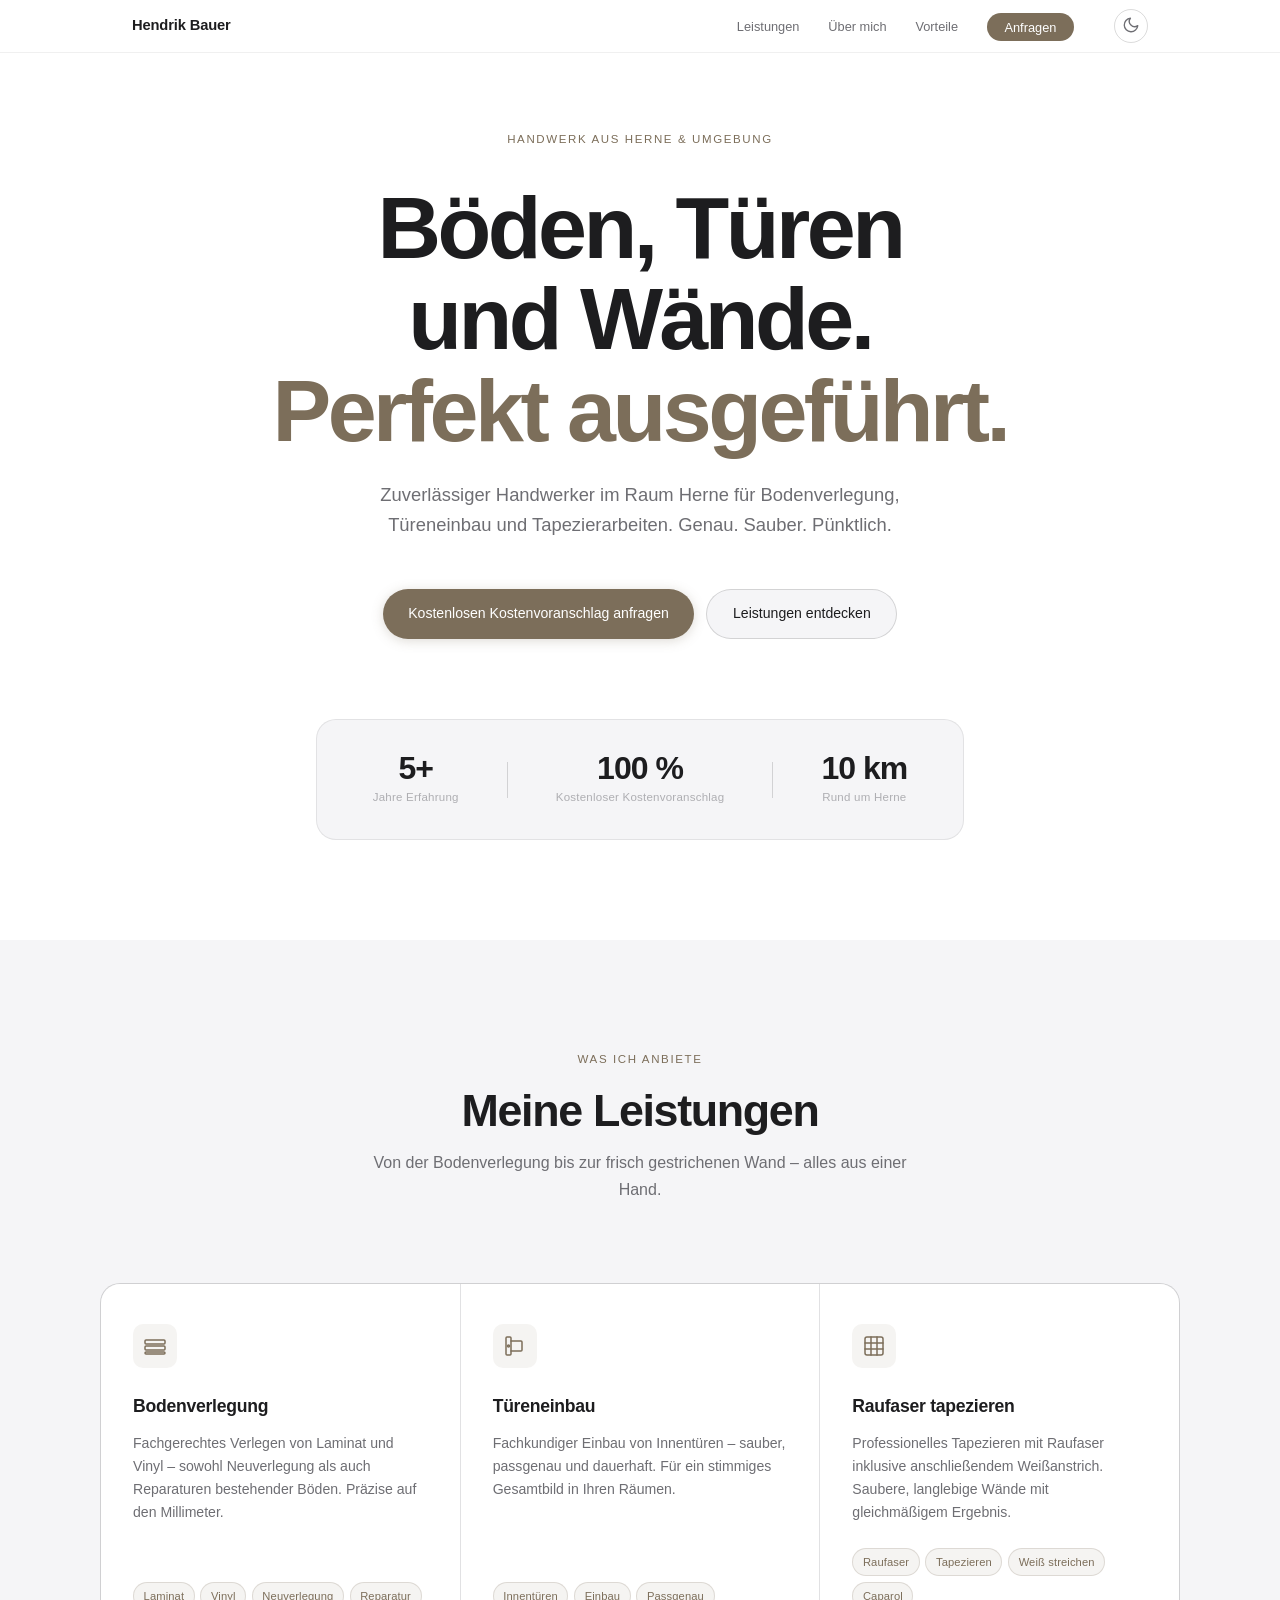
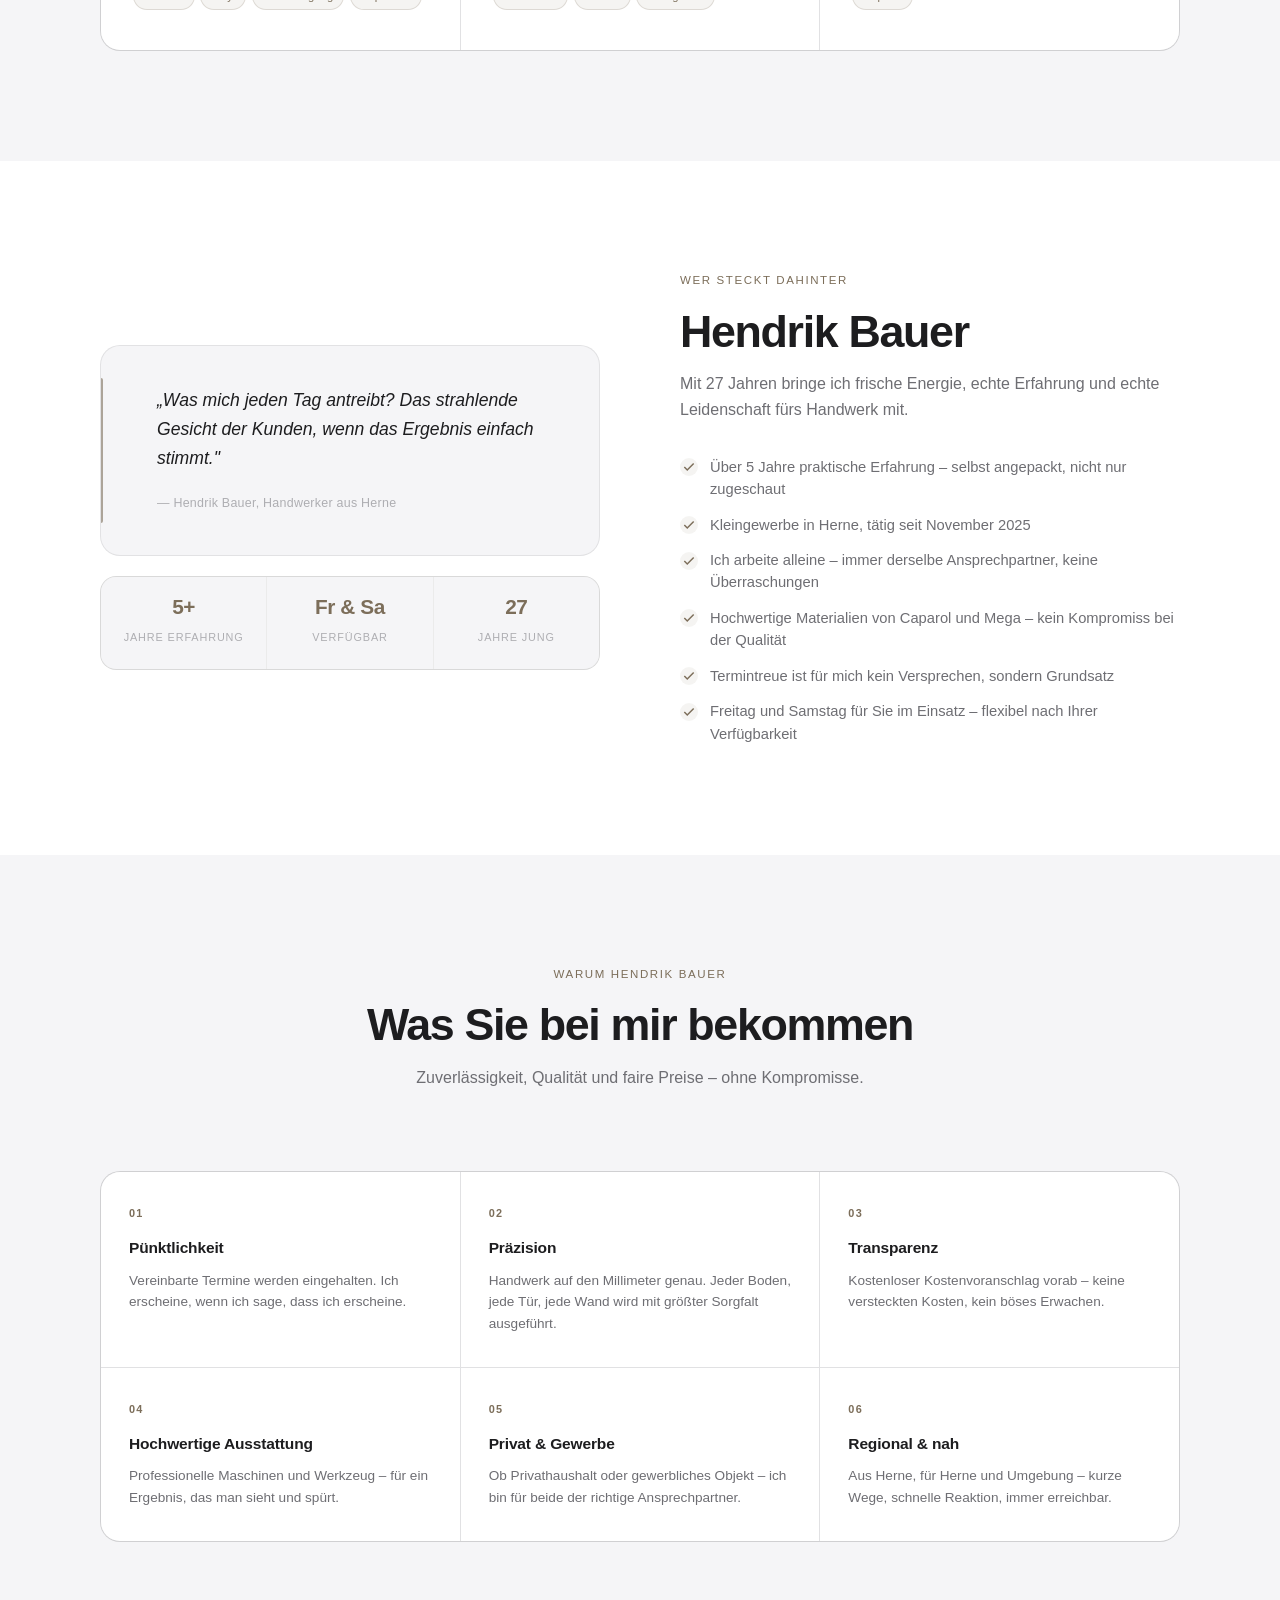
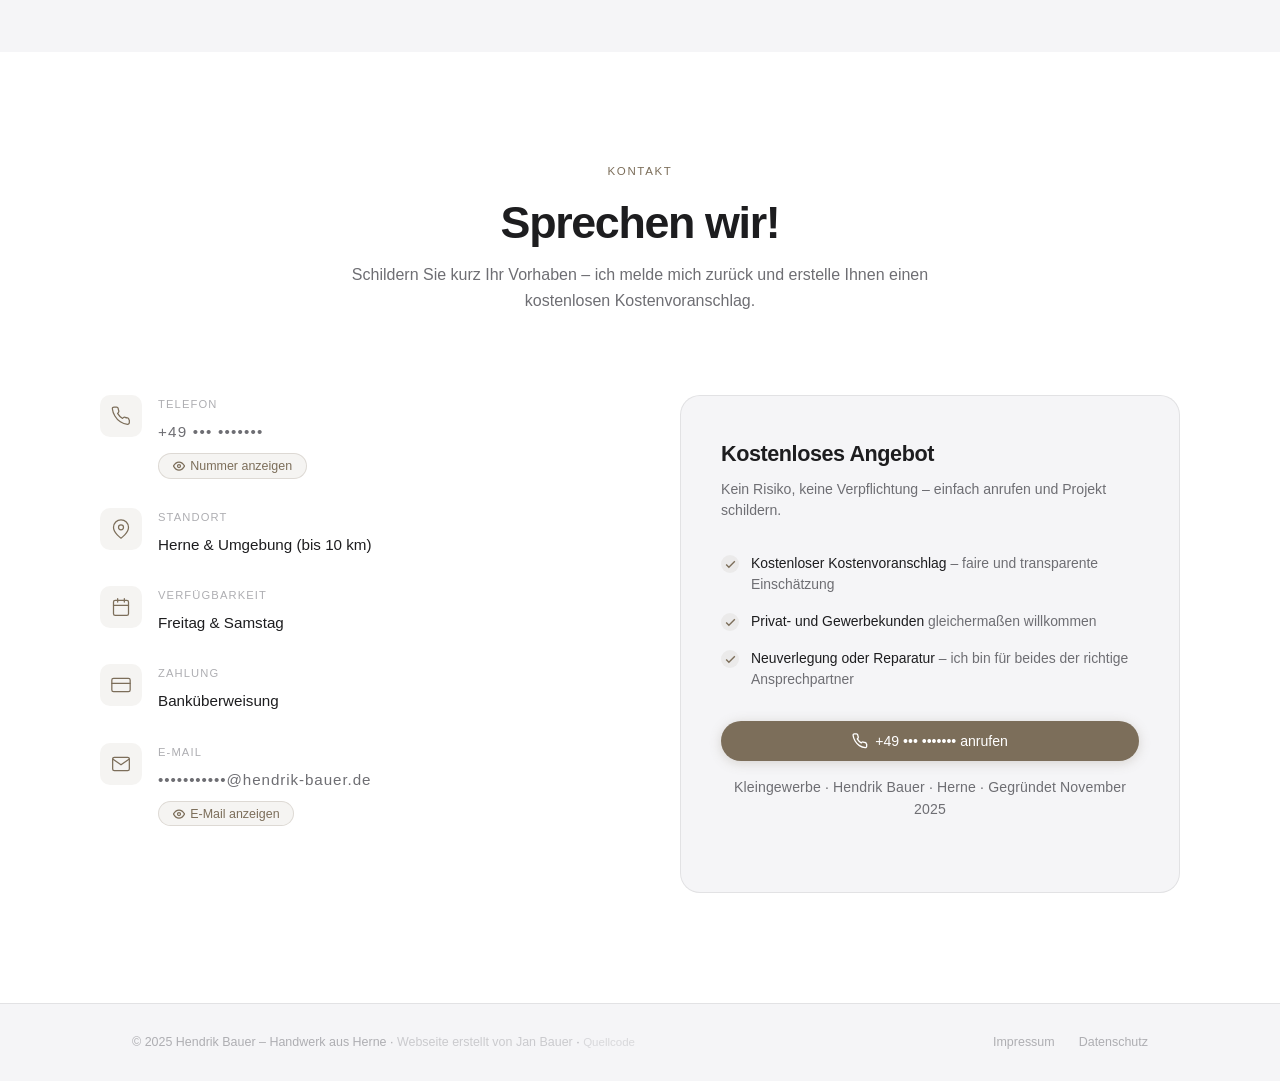
<file: index.html>
<!DOCTYPE html>
<html lang="de" data-theme="light">
<head>
  <meta charset="UTF-8">
  <meta name="viewport" content="width=device-width, initial-scale=1.0">
  <title>Hendrik Bauer – Handwerk aus Herne</title>
  <link rel="stylesheet" href="styles.css">
  <script src="https://challenges.cloudflare.com/turnstile/v0/api.js?render=explicit" defer></script>
</head>
<body>

  <!-- NAVIGATION -->
  <nav class="nav" id="nav">
    <div class="nav-inner">
      <a href="#" class="nav-logo">Hendrik Bauer</a>
      <ul class="nav-links">
        <li><a href="#leistungen">Leistungen</a></li>
        <li><a href="#ueber">Über mich</a></li>
        <li><a href="#vorteile">Vorteile</a></li>
        <li><a href="#kontakt" class="nav-cta">Anfragen</a></li>
      </ul>
      <button class="theme-toggle" id="themeToggle" aria-label="Farbschema wechseln">
        <span class="icon-sun">
          <svg width="18" height="18" viewBox="0 0 24 24" fill="none" stroke="currentColor" stroke-width="1.8" stroke-linecap="round" stroke-linejoin="round">
            <circle cx="12" cy="12" r="5"/><line x1="12" y1="1" x2="12" y2="3"/><line x1="12" y1="21" x2="12" y2="23"/>
            <line x1="4.22" y1="4.22" x2="5.64" y2="5.64"/><line x1="18.36" y1="18.36" x2="19.78" y2="19.78"/>
            <line x1="1" y1="12" x2="3" y2="12"/><line x1="21" y1="12" x2="23" y2="12"/>
            <line x1="4.22" y1="19.78" x2="5.64" y2="18.36"/><line x1="18.36" y1="5.64" x2="19.78" y2="4.22"/>
          </svg>
        </span>
        <span class="icon-moon">
          <svg width="18" height="18" viewBox="0 0 24 24" fill="none" stroke="currentColor" stroke-width="1.8" stroke-linecap="round" stroke-linejoin="round">
            <path d="M21 12.79A9 9 0 1 1 11.21 3 7 7 0 0 0 21 12.79z"/>
          </svg>
        </span>
      </button>
    </div>
  </nav>

  <!-- HERO -->
  <section class="hero" id="hero">
    <div class="hero-eyebrow">Handwerk aus Herne &amp; Umgebung</div>
    <h1 class="hero-headline">
      Böden, Türen<br>und Wände.<br>
      <span class="accent">Perfekt ausgeführt.</span>
    </h1>
    <p class="hero-sub">
      Zuverlässiger Handwerker im Raum Herne für Bodenverlegung,<br class="break-md">
      Türeneinbau und Tapezierarbeiten. Genau. Sauber. Pünktlich.
    </p>
    <div class="hero-actions">
      <a href="#kontakt" class="btn btn-primary">Kostenlosen Kostenvoranschlag anfragen</a>
      <a href="#leistungen" class="btn btn-ghost">Leistungen entdecken</a>
    </div>
    <div class="hero-stats">
      <div class="stat">
        <strong>5+</strong>
        <span>Jahre Erfahrung</span>
      </div>
      <div class="stat-divider"></div>
      <div class="stat">
        <strong>100 %</strong>
        <span>Kostenloser Kostenvoranschlag</span>
      </div>
      <div class="stat-divider"></div>
      <div class="stat">
        <strong>10 km</strong>
        <span>Rund um Herne</span>
      </div>
    </div>
  </section>

  <!-- LEISTUNGEN -->
  <section class="section section-alt" id="leistungen">
    <div class="container">
      <div class="section-header">
        <p class="section-eyebrow">Was ich anbiete</p>
        <h2>Meine Leistungen</h2>
        <p class="section-sub">Von der Bodenverlegung bis zur frisch gestrichenen Wand – alles aus einer Hand.</p>
      </div>
      <div class="cards-grid">

        <div class="card">
          <div class="card-icon">
            <svg width="24" height="24" viewBox="0 0 24 24" fill="none" stroke="currentColor" stroke-width="1.5" stroke-linecap="round" stroke-linejoin="round">
              <rect x="2" y="6" width="20" height="4" rx="1"/><rect x="2" y="12" width="20" height="4" rx="1"/><rect x="2" y="18" width="20" height="2" rx="1"/>
            </svg>
          </div>
          <h3>Bodenverlegung</h3>
          <p>Fachgerechtes Verlegen von Laminat und Vinyl – sowohl Neuverlegung als auch Reparaturen bestehender Böden. Präzise auf den Millimeter.</p>
          <div class="tags">
            <span class="tag">Laminat</span>
            <span class="tag">Vinyl</span>
            <span class="tag">Neuverlegung</span>
            <span class="tag">Reparatur</span>
          </div>
        </div>

        <div class="card">
          <div class="card-icon">
            <svg width="24" height="24" viewBox="0 0 24 24" fill="none" stroke="currentColor" stroke-width="1.5" stroke-linecap="round" stroke-linejoin="round">
              <rect x="3" y="3" width="5" height="18" rx="1"/><path d="M8 7h10a1 1 0 0 1 1 1v8a1 1 0 0 1-1 1H8"/><circle cx="5.5" cy="12" r="1"/>
            </svg>
          </div>
          <h3>Türeneinbau</h3>
          <p>Fachkundiger Einbau von Innentüren – sauber, passgenau und dauerhaft. Für ein stimmiges Gesamtbild in Ihren Räumen.</p>
          <div class="tags">
            <span class="tag">Innentüren</span>
            <span class="tag">Einbau</span>
            <span class="tag">Passgenau</span>
          </div>
        </div>

        <div class="card">
          <div class="card-icon">
            <svg width="24" height="24" viewBox="0 0 24 24" fill="none" stroke="currentColor" stroke-width="1.5" stroke-linecap="round" stroke-linejoin="round">
              <rect x="3" y="3" width="18" height="18" rx="2"/><line x1="3" y1="9" x2="21" y2="9"/><line x1="3" y1="15" x2="21" y2="15"/><line x1="9" y1="3" x2="9" y2="21"/><line x1="15" y1="3" x2="15" y2="21"/>
            </svg>
          </div>
          <h3>Raufaser tapezieren</h3>
          <p>Professionelles Tapezieren mit Raufaser inklusive anschließendem Weißanstrich. Saubere, langlebige Wände mit gleichmäßigem Ergebnis.</p>
          <div class="tags">
            <span class="tag">Raufaser</span>
            <span class="tag">Tapezieren</span>
            <span class="tag">Weiß streichen</span>
            <span class="tag">Caparol</span>
          </div>
        </div>

      </div>
    </div>
  </section>

  <!-- ÜBER MICH -->
  <section class="section" id="ueber">
    <div class="container">
      <div class="split">
        <div class="split-visual">
          <div class="quote-card">
            <p class="quote-text">„Was mich jeden Tag antreibt? Das strahlende Gesicht der Kunden, wenn das Ergebnis einfach stimmt."</p>
            <div class="quote-author">— Hendrik Bauer, Handwerker aus Herne</div>
          </div>
          <div class="mini-stats">
            <div class="mini-stat">
              <strong>5+</strong>
              <span>Jahre Erfahrung</span>
            </div>
            <div class="mini-stat">
              <strong>Fr &amp; Sa</strong>
              <span>Verfügbar</span>
            </div>
            <div class="mini-stat">
              <strong>27</strong>
              <span>Jahre jung</span>
            </div>
          </div>
        </div>
        <div class="split-content">
          <p class="section-eyebrow">Wer steckt dahinter</p>
          <h2>Hendrik Bauer</h2>
          <p class="section-sub">Mit 27 Jahren bringe ich frische Energie, echte Erfahrung und echte Leidenschaft fürs Handwerk mit.</p>
          <ul class="feature-list">
            <li>
              <span class="check-icon">
                <svg width="14" height="14" viewBox="0 0 24 24" fill="none" stroke="currentColor" stroke-width="2.5"><polyline points="20 6 9 17 4 12"/></svg>
              </span>
              Über 5 Jahre praktische Erfahrung – selbst angepackt, nicht nur zugeschaut
            </li>
            <li>
              <span class="check-icon">
                <svg width="14" height="14" viewBox="0 0 24 24" fill="none" stroke="currentColor" stroke-width="2.5"><polyline points="20 6 9 17 4 12"/></svg>
              </span>
              Kleingewerbe in Herne, tätig seit November 2025
            </li>
            <li>
              <span class="check-icon">
                <svg width="14" height="14" viewBox="0 0 24 24" fill="none" stroke="currentColor" stroke-width="2.5"><polyline points="20 6 9 17 4 12"/></svg>
              </span>
              Ich arbeite alleine – immer derselbe Ansprechpartner, keine Überraschungen
            </li>
            <li>
              <span class="check-icon">
                <svg width="14" height="14" viewBox="0 0 24 24" fill="none" stroke="currentColor" stroke-width="2.5"><polyline points="20 6 9 17 4 12"/></svg>
              </span>
              Hochwertige Materialien von Caparol und Mega – kein Kompromiss bei der Qualität
            </li>
            <li>
              <span class="check-icon">
                <svg width="14" height="14" viewBox="0 0 24 24" fill="none" stroke="currentColor" stroke-width="2.5"><polyline points="20 6 9 17 4 12"/></svg>
              </span>
              Termintreue ist für mich kein Versprechen, sondern Grundsatz
            </li>
            <li>
              <span class="check-icon">
                <svg width="14" height="14" viewBox="0 0 24 24" fill="none" stroke="currentColor" stroke-width="2.5"><polyline points="20 6 9 17 4 12"/></svg>
              </span>
              Freitag und Samstag für Sie im Einsatz – flexibel nach Ihrer Verfügbarkeit
            </li>
          </ul>
        </div>
      </div>
    </div>
  </section>

  <!-- VORTEILE -->
  <section class="section section-alt" id="vorteile">
    <div class="container">
      <div class="section-header">
        <p class="section-eyebrow">Warum Hendrik Bauer</p>
        <h2>Was Sie bei mir bekommen</h2>
        <p class="section-sub">Zuverlässigkeit, Qualität und faire Preise – ohne Kompromisse.</p>
      </div>
      <div class="benefits-grid">
        <div class="benefit">
          <span class="benefit-num">01</span>
          <h3>Pünktlichkeit</h3>
          <p>Vereinbarte Termine werden eingehalten. Ich erscheine, wenn ich sage, dass ich erscheine.</p>
        </div>
        <div class="benefit">
          <span class="benefit-num">02</span>
          <h3>Präzision</h3>
          <p>Handwerk auf den Millimeter genau. Jeder Boden, jede Tür, jede Wand wird mit größter Sorgfalt ausgeführt.</p>
        </div>
        <div class="benefit">
          <span class="benefit-num">03</span>
          <h3>Transparenz</h3>
          <p>Kostenloser Kostenvoranschlag vorab – keine versteckten Kosten, kein böses Erwachen.</p>
        </div>
        <div class="benefit">
          <span class="benefit-num">04</span>
          <h3>Hochwertige Ausstattung</h3>
          <p>Professionelle Maschinen und Werkzeug – für ein Ergebnis, das man sieht und spürt.</p>
        </div>
        <div class="benefit">
          <span class="benefit-num">05</span>
          <h3>Privat &amp; Gewerbe</h3>
          <p>Ob Privathaushalt oder gewerbliches Objekt – ich bin für beide der richtige Ansprechpartner.</p>
        </div>
        <div class="benefit">
          <span class="benefit-num">06</span>
          <h3>Regional &amp; nah</h3>
          <p>Aus Herne, für Herne und Umgebung – kurze Wege, schnelle Reaktion, immer erreichbar.</p>
        </div>
      </div>
    </div>
  </section>

  <!-- KONTAKT -->
  <section class="section" id="kontakt">
    <div class="container">
      <div class="section-header">
        <p class="section-eyebrow">Kontakt</p>
        <h2>Sprechen wir!</h2>
        <p class="section-sub">Schildern Sie kurz Ihr Vorhaben – ich melde mich zurück und erstelle Ihnen einen kostenlosen Kostenvoranschlag.</p>
      </div>
      <div class="contact-grid">

        <div class="contact-info">
          <div class="contact-item">
            <div class="contact-icon">
              <svg width="20" height="20" viewBox="0 0 24 24" fill="none" stroke="currentColor" stroke-width="1.5" stroke-linecap="round" stroke-linejoin="round">
                <path d="M22 16.92v3a2 2 0 0 1-2.18 2 19.79 19.79 0 0 1-8.63-3.07A19.5 19.5 0 0 1 4.69 12a19.79 19.79 0 0 1-3.07-8.67A2 2 0 0 1 3.6 1.23h3a2 2 0 0 1 2 1.72c.127.96.361 1.903.7 2.81a2 2 0 0 1-.45 2.11L7.91 8.91a16 16 0 0 0 6 6l.91-.91a2 2 0 0 1 2.11-.45c.907.339 1.85.573 2.81.7a2 2 0 0 1 1.72 2.02z"/>
              </svg>
            </div>
            <div>
              <strong>Telefon</strong>
              <div id="phoneDisplay">
                <span style="font-size:0.95rem;color:var(--text-secondary);letter-spacing:0.08em;">
                  +49 ••• •••••••
                </span>
              </div>
              <button id="revealBtn" style="
                margin-top:0.5rem;
                display:inline-flex;
                align-items:center;
                gap:0.35rem;
                font-size:0.78rem;
                font-weight:500;
                color:var(--accent);
                background:var(--accent-subtle);
                border:1px solid var(--accent-border);
                border-radius:980px;
                padding:0.3rem 0.85rem;
                cursor:pointer;
                transition:background 0.2s;
              ">
                <svg width="12" height="12" viewBox="0 0 24 24" fill="none" stroke="currentColor" stroke-width="2.5"><path d="M1 12s4-8 11-8 11 8 11 8-4 8-11 8-11-8-11-8z"/><circle cx="12" cy="12" r="3"/></svg>
                Nummer anzeigen
              </button>
              <div id="turnstileWrapper" style="display:none; margin-top:0.75rem;">
                <div id="turnstileWidget"></div>
              </div>
            </div>
          </div>
          <div class="contact-item">
            <div class="contact-icon">
              <svg width="20" height="20" viewBox="0 0 24 24" fill="none" stroke="currentColor" stroke-width="1.5" stroke-linecap="round" stroke-linejoin="round">
                <path d="M21 10c0 7-9 13-9 13s-9-6-9-13a9 9 0 0 1 18 0z"/><circle cx="12" cy="10" r="3"/>
              </svg>
            </div>
            <div>
              <strong>Standort</strong>
              <span>Herne &amp; Umgebung (bis 10 km)</span>
            </div>
          </div>
          <div class="contact-item">
            <div class="contact-icon">
              <svg width="20" height="20" viewBox="0 0 24 24" fill="none" stroke="currentColor" stroke-width="1.5" stroke-linecap="round" stroke-linejoin="round">
                <rect x="3" y="4" width="18" height="18" rx="2"/><line x1="16" y1="2" x2="16" y2="6"/><line x1="8" y1="2" x2="8" y2="6"/><line x1="3" y1="10" x2="21" y2="10"/>
              </svg>
            </div>
            <div>
              <strong>Verfügbarkeit</strong>
              <span>Freitag &amp; Samstag</span>
            </div>
          </div>
          <div class="contact-item">
            <div class="contact-icon">
              <svg width="20" height="20" viewBox="0 0 24 24" fill="none" stroke="currentColor" stroke-width="1.5" stroke-linecap="round" stroke-linejoin="round">
                <rect x="1" y="4" width="22" height="16" rx="2"/><line x1="1" y1="10" x2="23" y2="10"/>
              </svg>
            </div>
            <div>
              <strong>Zahlung</strong>
              <span>Banküberweisung</span>
            </div>
          </div>

          <div class="contact-item">
            <div class="contact-icon">
              <svg width="20" height="20" viewBox="0 0 24 24" fill="none" stroke="currentColor" stroke-width="1.5" stroke-linecap="round" stroke-linejoin="round">
                <path d="M4 4h16c1.1 0 2 .9 2 2v12c0 1.1-.9 2-2 2H4c-1.1 0-2-.9-2-2V6c0-1.1.9-2 2-2z"/><polyline points="22,6 12,13 2,6"/>
              </svg>
            </div>
            <div>
              <strong>E-Mail</strong>
              <div id="emailDisplay">
                <span style="font-size:0.95rem;color:var(--text-secondary);letter-spacing:0.06em;">
                  •••••••••••@hendrik-bauer.de
                </span>
              </div>
              <button id="emailRevealBtn" style="
                margin-top:0.5rem;
                display:inline-flex;
                align-items:center;
                gap:0.35rem;
                font-size:0.78rem;
                font-weight:500;
                color:var(--accent);
                background:var(--accent-subtle);
                border:1px solid var(--accent-border);
                border-radius:980px;
                padding:0.3rem 0.85rem;
                cursor:pointer;
                transition:background 0.2s;
              ">
                <svg width="12" height="12" viewBox="0 0 24 24" fill="none" stroke="currentColor" stroke-width="2.5"><path d="M1 12s4-8 11-8 11 8 11 8-4 8-11 8-11-8-11-8z"/><circle cx="12" cy="12" r="3"/></svg>
                E-Mail anzeigen
              </button>
              <div id="emailTurnstileWrapper" style="display:none; margin-top:0.75rem;">
                <div id="emailTurnstileWidget"></div>
              </div>
            </div>
          </div>
        </div>

        <div class="offer-card">
          <h3>Kostenloses Angebot</h3>
          <p>Kein Risiko, keine Verpflichtung – einfach anrufen und Projekt schildern.</p>
          <ul class="offer-list">
            <li>
              <span class="check-icon">
                <svg width="13" height="13" viewBox="0 0 24 24" fill="none" stroke="currentColor" stroke-width="2.5"><polyline points="20 6 9 17 4 12"/></svg>
              </span>
              <span><strong>Kostenloser Kostenvoranschlag</strong> – faire und transparente Einschätzung</span>
            </li>
            <li>
              <span class="check-icon">
                <svg width="13" height="13" viewBox="0 0 24 24" fill="none" stroke="currentColor" stroke-width="2.5"><polyline points="20 6 9 17 4 12"/></svg>
              </span>
              <span><strong>Privat- und Gewerbekunden</strong> gleichermaßen willkommen</span>
            </li>
            <li>
              <span class="check-icon">
                <svg width="13" height="13" viewBox="0 0 24 24" fill="none" stroke="currentColor" stroke-width="2.5"><polyline points="20 6 9 17 4 12"/></svg>
              </span>
              <span><strong>Neuverlegung oder Reparatur</strong> – ich bin für beides der richtige Ansprechpartner</span>
            </li>
          </ul>
          <div id="callBtnWrapper">
            <button id="callRevealBtn" class="btn btn-primary btn-full">
              <svg width="16" height="16" viewBox="0 0 24 24" fill="none" stroke="currentColor" stroke-width="2" stroke-linecap="round" stroke-linejoin="round">
                <path d="M22 16.92v3a2 2 0 0 1-2.18 2 19.79 19.79 0 0 1-8.63-3.07A19.5 19.5 0 0 1 4.69 12 19.79 19.79 0 0 1 1.62 3.33A2 2 0 0 1 3.6 1.23h3a2 2 0 0 1 2 1.72c.127.96.361 1.903.7 2.81a2 2 0 0 1-.45 2.11L7.91 8.91a16 16 0 0 0 6 6l.91-.91a2 2 0 0 1 2.11-.45c.907.339 1.85.573 2.81.7a2 2 0 0 1 1.72 2.02z"/>
              </svg>
              +49 ••• ••••••• anrufen
            </button>
          </div>
          <p class="offer-meta">Kleingewerbe · Hendrik Bauer · Herne · Gegründet November 2025</p>
        </div>

      </div>
    </div>
  </section>

  <!-- FOOTER -->
  <footer class="footer">
    <div class="footer-inner">
      <p>© 2025 Hendrik Bauer – Handwerk aus Herne · <a href="https://jan-bauer.de" target="_blank" rel="noopener" style="color:inherit;text-decoration:none;opacity:0.6;transition:opacity 0.2s;" onmouseover="this.style.opacity='1'" onmouseout="this.style.opacity='0.6'">Webseite erstellt von Jan Bauer</a> · <a href="https://github.com/jan7172/hendrik-bauer.de" target="_blank" rel="noopener" style="color:inherit;text-decoration:none;opacity:0.4;transition:opacity 0.2s;font-size:0.72rem;" onmouseover="this.style.opacity='0.7'" onmouseout="this.style.opacity='0.4'">Quellcode</a></p>
      <div class="footer-links">
        <a href="impressum.html">Impressum</a>
        <a href="datenschutz.html">Datenschutz</a>
      </div>
    </div>
  </footer>

  <script src="script.js"></script>
  <script>
    /* EMAIL REVEAL — inline, unabhängig von script.js */
    (function() {
      var btn     = document.getElementById("emailRevealBtn");
      var display = document.getElementById("emailDisplay");
      var wrapper = document.getElementById("emailTurnstileWrapper");
      var widget  = document.getElementById("emailTurnstileWidget");
      if (!btn) return;

      var rendered = false;

      btn.addEventListener("click", function() {
        btn.style.display = "none";
        wrapper.style.display = "block";
        if (rendered) return;
        rendered = true;
        turnstile.render(widget, {
          sitekey: "0x4AAAAAAC1TDpWNQbR8roof",
          theme: document.documentElement.getAttribute("data-theme") === "dark" ? "dark" : "light",
          callback: function(token) {
            wrapper.innerHTML = "<p style='font-size:0.82rem;color:var(--text-secondary);margin-top:0.5rem;'>Wird geprüft…</p>";
            fetch("https://phone-reveal.jan691425.workers.dev", {
              method: "POST",
              headers: { "Content-Type": "application/json" },
              body: JSON.stringify({ token: token })
            })
            .then(function(r) { return r.json(); })
            .then(function(data) {
              if (data.success && data.email) {
                wrapper.style.display = "none";
                display.innerHTML = "<a href='mailto:" + data.email + "' class='contact-link'>" + data.email + "</a>";
              } else {
                wrapper.innerHTML = "<p style='font-size:0.82rem;color:var(--text-secondary);margin-top:0.5rem;'>Fehler – bitte Seite neu laden.</p>";
              }
            })
            .catch(function() {
              wrapper.innerHTML = "<p style='font-size:0.82rem;color:var(--text-secondary);margin-top:0.5rem;'>Fehler – bitte Seite neu laden.</p>";
            });
          },
          "error-callback": function() {
            wrapper.innerHTML = "<p style='font-size:0.82rem;color:var(--text-secondary);margin-top:0.5rem;'>Fehler – bitte Seite neu laden.</p>";
          }
        });
      });
    })();
  </script>
</body>
</html>
</file>
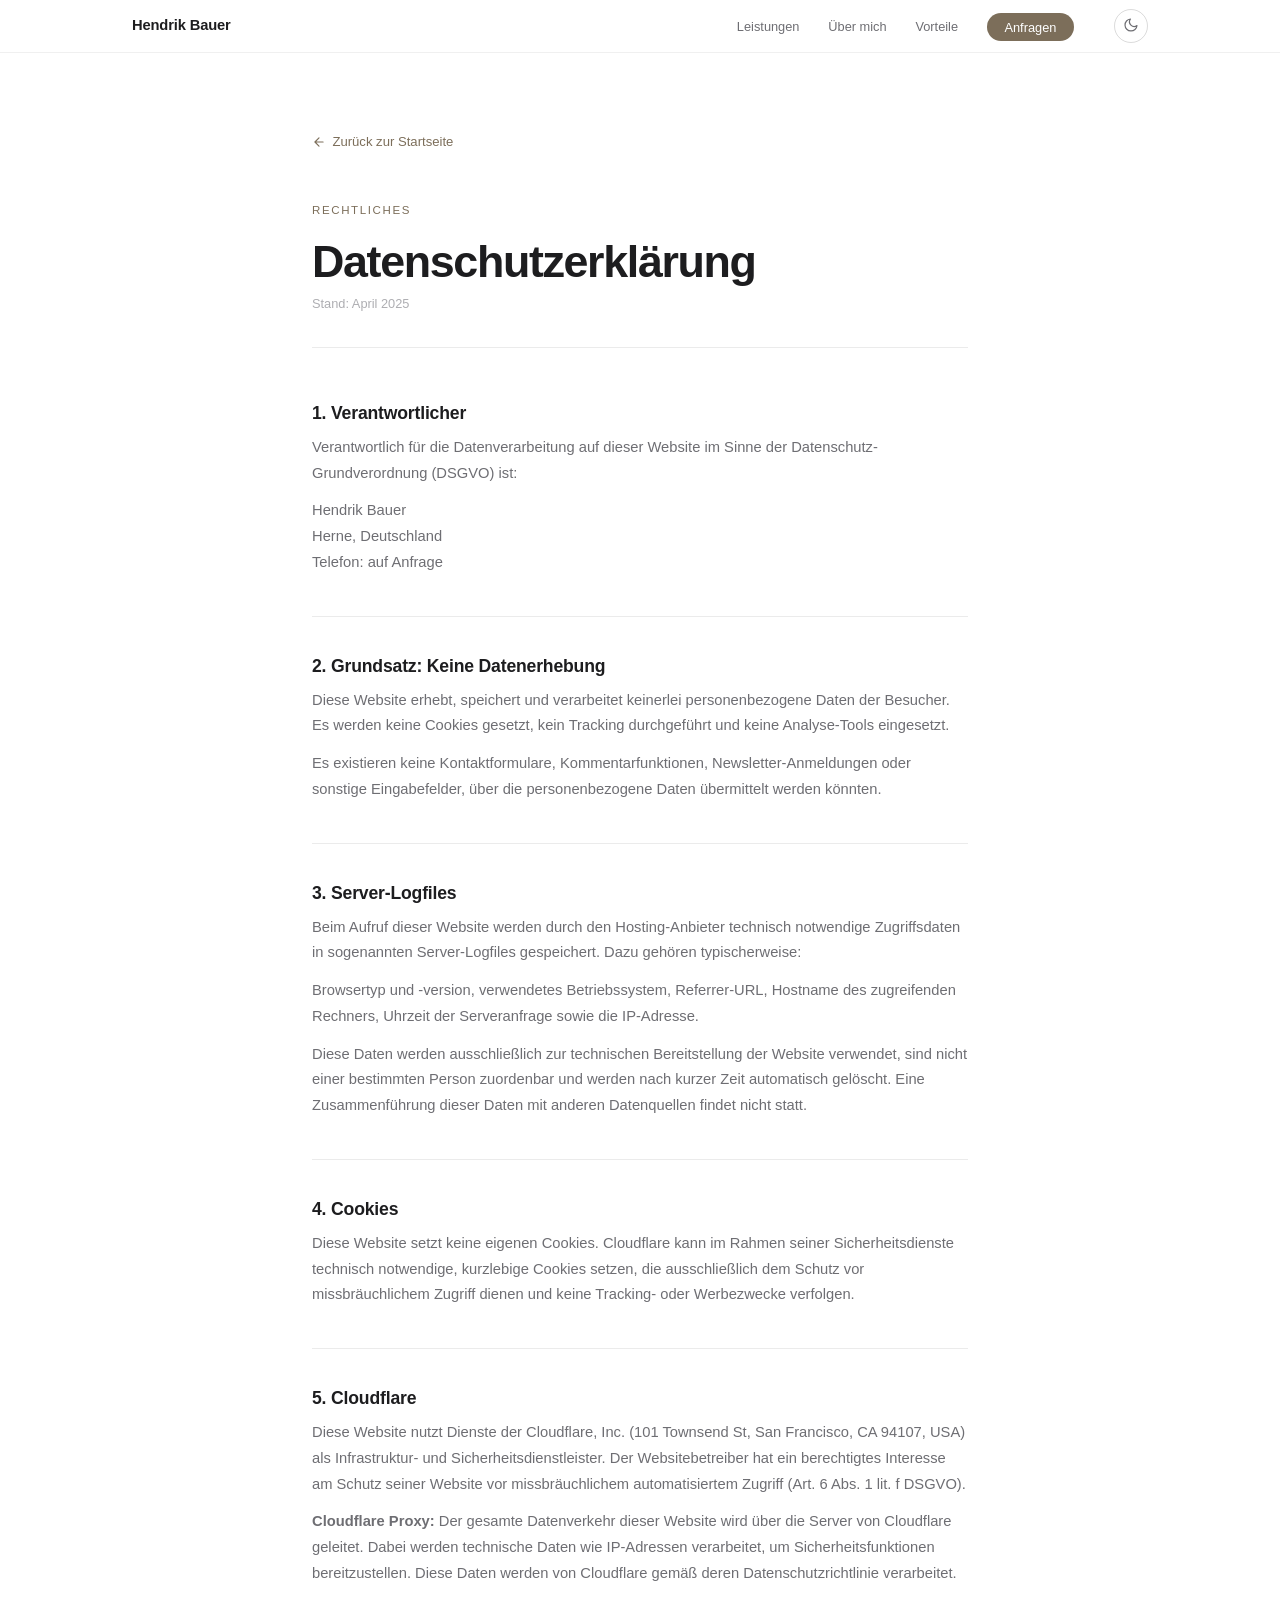
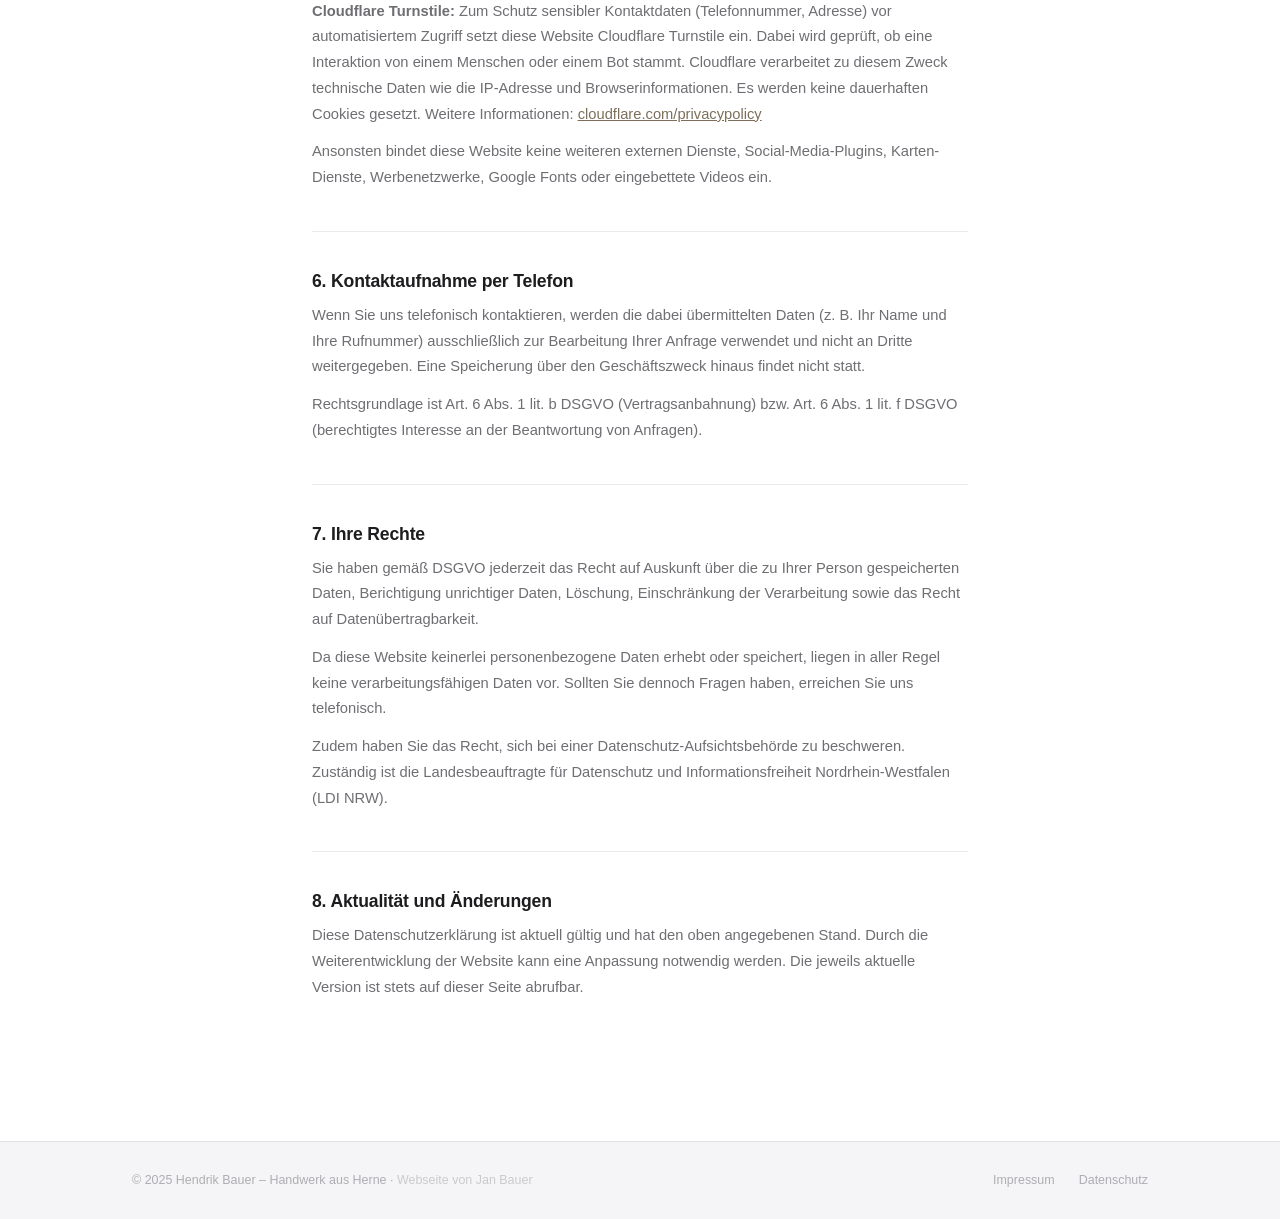
<file: datenschutz.html>
<!DOCTYPE html>
<html lang="de" data-theme="light">
<head>
  <meta charset="UTF-8">
  <meta name="viewport" content="width=device-width, initial-scale=1.0">
  <title>Datenschutz – Hendrik Bauer</title>
  <link rel="stylesheet" href="styles.css">
  <style>
    .legal-page {
      max-width: 720px;
      margin: 0 auto;
      padding: 130px 2rem 100px;
    }
    .legal-eyebrow {
      font-size: 0.72rem;
      font-weight: 500;
      letter-spacing: 0.14em;
      text-transform: uppercase;
      color: var(--accent);
      margin-bottom: 1rem;
    }
    .legal-page h1 {
      font-size: clamp(2rem, 4vw, 2.8rem);
      font-weight: 700;
      letter-spacing: -0.03em;
      line-height: 1.08;
      color: var(--text-primary);
      margin-bottom: 0.5rem;
    }
    .legal-date {
      font-size: 0.8rem;
      color: var(--text-tertiary);
      margin-bottom: 3.5rem;
      padding-bottom: 2rem;
      border-bottom: 1px solid var(--border);
    }
    .legal-section {
      margin-bottom: 2.5rem;
    }
    .legal-section h2 {
      font-size: 1.1rem;
      font-weight: 600;
      letter-spacing: -0.01em;
      color: var(--text-primary);
      margin-bottom: 0.75rem;
    }
    .legal-section p {
      font-size: 0.92rem;
      color: var(--text-secondary);
      line-height: 1.75;
      margin-bottom: 0.75rem;
    }
    .legal-section p:last-child { margin-bottom: 0; }
    .legal-back {
      display: inline-flex;
      align-items: center;
      gap: 0.4rem;
      font-size: 0.82rem;
      color: var(--accent);
      text-decoration: none;
      margin-bottom: 3rem;
      transition: opacity 0.2s;
    }
    .legal-back:hover { opacity: 0.7; }
    .divider {
      height: 1px;
      background: var(--border);
      margin: 2.5rem 0;
    }
  </style>
</head>
<body>

  <nav class="nav" id="nav">
    <div class="nav-inner">
      <a href="index.html" class="nav-logo">Hendrik Bauer</a>
      <ul class="nav-links">
        <li><a href="index.html#leistungen">Leistungen</a></li>
        <li><a href="index.html#ueber">Über mich</a></li>
        <li><a href="index.html#vorteile">Vorteile</a></li>
        <li><a href="index.html#kontakt" class="nav-cta">Anfragen</a></li>
      </ul>
      <button class="theme-toggle" id="themeToggle" aria-label="Farbschema wechseln">
        <span class="icon-sun">
          <svg width="16" height="16" viewBox="0 0 24 24" fill="none" stroke="currentColor" stroke-width="1.8" stroke-linecap="round" stroke-linejoin="round">
            <circle cx="12" cy="12" r="5"/><line x1="12" y1="1" x2="12" y2="3"/><line x1="12" y1="21" x2="12" y2="23"/>
            <line x1="4.22" y1="4.22" x2="5.64" y2="5.64"/><line x1="18.36" y1="18.36" x2="19.78" y2="19.78"/>
            <line x1="1" y1="12" x2="3" y2="12"/><line x1="21" y1="12" x2="23" y2="12"/>
            <line x1="4.22" y1="19.78" x2="5.64" y2="18.36"/><line x1="18.36" y1="5.64" x2="19.78" y2="4.22"/>
          </svg>
        </span>
        <span class="icon-moon">
          <svg width="16" height="16" viewBox="0 0 24 24" fill="none" stroke="currentColor" stroke-width="1.8" stroke-linecap="round" stroke-linejoin="round">
            <path d="M21 12.79A9 9 0 1 1 11.21 3 7 7 0 0 0 21 12.79z"/>
          </svg>
        </span>
      </button>
    </div>
  </nav>

  <div class="legal-page">

    <a href="index.html" class="legal-back">
      <svg width="14" height="14" viewBox="0 0 24 24" fill="none" stroke="currentColor" stroke-width="2" stroke-linecap="round" stroke-linejoin="round">
        <path d="M19 12H5M12 5l-7 7 7 7"/>
      </svg>
      Zurück zur Startseite
    </a>

    <p class="legal-eyebrow">Rechtliches</p>
    <h1>Datenschutzerklärung</h1>
    <p class="legal-date">Stand: April 2025</p>

    <div class="legal-section">
      <h2>1. Verantwortlicher</h2>
      <p>Verantwortlich für die Datenverarbeitung auf dieser Website im Sinne der Datenschutz-Grundverordnung (DSGVO) ist:</p>
      <p>
        Hendrik Bauer<br>
        Herne, Deutschland<br>
        Telefon: auf Anfrage
      </p>
    </div>

    <div class="divider"></div>

    <div class="legal-section">
      <h2>2. Grundsatz: Keine Datenerhebung</h2>
      <p>Diese Website erhebt, speichert und verarbeitet keinerlei personenbezogene Daten der Besucher. Es werden keine Cookies gesetzt, kein Tracking durchgeführt und keine Analyse-Tools eingesetzt.</p>
      <p>Es existieren keine Kontaktformulare, Kommentarfunktionen, Newsletter-Anmeldungen oder sonstige Eingabefelder, über die personenbezogene Daten übermittelt werden könnten.</p>
    </div>

    <div class="divider"></div>

    <div class="legal-section">
      <h2>3. Server-Logfiles</h2>
      <p>Beim Aufruf dieser Website werden durch den Hosting-Anbieter technisch notwendige Zugriffsdaten in sogenannten Server-Logfiles gespeichert. Dazu gehören typischerweise:</p>
      <p>Browsertyp und -version, verwendetes Betriebssystem, Referrer-URL, Hostname des zugreifenden Rechners, Uhrzeit der Serveranfrage sowie die IP-Adresse.</p>
      <p>Diese Daten werden ausschließlich zur technischen Bereitstellung der Website verwendet, sind nicht einer bestimmten Person zuordenbar und werden nach kurzer Zeit automatisch gelöscht. Eine Zusammenführung dieser Daten mit anderen Datenquellen findet nicht statt.</p>
    </div>

    <div class="divider"></div>

    <div class="legal-section">
      <h2>4. Cookies</h2>
      <p>Diese Website setzt keine eigenen Cookies. Cloudflare kann im Rahmen seiner Sicherheitsdienste technisch notwendige, kurzlebige Cookies setzen, die ausschließlich dem Schutz vor missbräuchlichem Zugriff dienen und keine Tracking- oder Werbezwecke verfolgen.</p>
    </div>

    <div class="divider"></div>

    <div class="legal-section">
      <h2>5. Cloudflare</h2>
      <p>Diese Website nutzt Dienste der Cloudflare, Inc. (101 Townsend St, San Francisco, CA 94107, USA) als Infrastruktur- und Sicherheitsdienstleister. Der Websitebetreiber hat ein berechtigtes Interesse am Schutz seiner Website vor missbräuchlichem automatisiertem Zugriff (Art. 6 Abs. 1 lit. f DSGVO).</p>
      <p><strong>Cloudflare Proxy:</strong> Der gesamte Datenverkehr dieser Website wird über die Server von Cloudflare geleitet. Dabei werden technische Daten wie IP-Adressen verarbeitet, um Sicherheitsfunktionen bereitzustellen. Diese Daten werden von Cloudflare gemäß deren Datenschutzrichtlinie verarbeitet.</p>
      <p><strong>Cloudflare Turnstile:</strong> Zum Schutz sensibler Kontaktdaten (Telefonnummer, Adresse) vor automatisiertem Zugriff setzt diese Website Cloudflare Turnstile ein. Dabei wird geprüft, ob eine Interaktion von einem Menschen oder einem Bot stammt. Cloudflare verarbeitet zu diesem Zweck technische Daten wie die IP-Adresse und Browserinformationen. Es werden keine dauerhaften Cookies gesetzt. Weitere Informationen: <a href="https://www.cloudflare.com/privacypolicy/" target="_blank" rel="noopener" style="color:var(--accent);">cloudflare.com/privacypolicy</a></p>
      <p>Ansonsten bindet diese Website keine weiteren externen Dienste, Social-Media-Plugins, Karten-Dienste, Werbenetzwerke, Google Fonts oder eingebettete Videos ein.</p>
    </div>

    <div class="divider"></div>

    <div class="legal-section">
      <h2>6. Kontaktaufnahme per Telefon</h2>
      <p>Wenn Sie uns telefonisch kontaktieren, werden die dabei übermittelten Daten (z. B. Ihr Name und Ihre Rufnummer) ausschließlich zur Bearbeitung Ihrer Anfrage verwendet und nicht an Dritte weitergegeben. Eine Speicherung über den Geschäftszweck hinaus findet nicht statt.</p>
      <p>Rechtsgrundlage ist Art. 6 Abs. 1 lit. b DSGVO (Vertragsanbahnung) bzw. Art. 6 Abs. 1 lit. f DSGVO (berechtigtes Interesse an der Beantwortung von Anfragen).</p>
    </div>

    <div class="divider"></div>

    <div class="legal-section">
      <h2>7. Ihre Rechte</h2>
      <p>Sie haben gemäß DSGVO jederzeit das Recht auf Auskunft über die zu Ihrer Person gespeicherten Daten, Berichtigung unrichtiger Daten, Löschung, Einschränkung der Verarbeitung sowie das Recht auf Datenübertragbarkeit.</p>
      <p>Da diese Website keinerlei personenbezogene Daten erhebt oder speichert, liegen in aller Regel keine verarbeitungsfähigen Daten vor. Sollten Sie dennoch Fragen haben, erreichen Sie uns telefonisch.</p>
      <p>Zudem haben Sie das Recht, sich bei einer Datenschutz-Aufsichtsbehörde zu beschweren. Zuständig ist die Landesbeauftragte für Datenschutz und Informationsfreiheit Nordrhein-Westfalen (LDI NRW).</p>
    </div>

    <div class="divider"></div>

    <div class="legal-section">
      <h2>8. Aktualität und Änderungen</h2>
      <p>Diese Datenschutzerklärung ist aktuell gültig und hat den oben angegebenen Stand. Durch die Weiterentwicklung der Website kann eine Anpassung notwendig werden. Die jeweils aktuelle Version ist stets auf dieser Seite abrufbar.</p>
    </div>

  </div>

  <footer class="footer">
    <div class="footer-inner">
      <p>© 2025 Hendrik Bauer – Handwerk aus Herne · <a href="https://jan-bauer.de" target="_blank" rel="noopener" style="color:inherit;text-decoration:none;opacity:0.6;transition:opacity 0.2s;" onmouseover="this.style.opacity='1'" onmouseout="this.style.opacity='0.6'">Webseite von Jan Bauer</a></p>
      <div class="footer-links">
        <a href="impressum.html">Impressum</a>
        <a href="datenschutz.html">Datenschutz</a>
      </div>
    </div>
  </footer>

  <script src="script.js"></script>
</body>
</html>
</file>
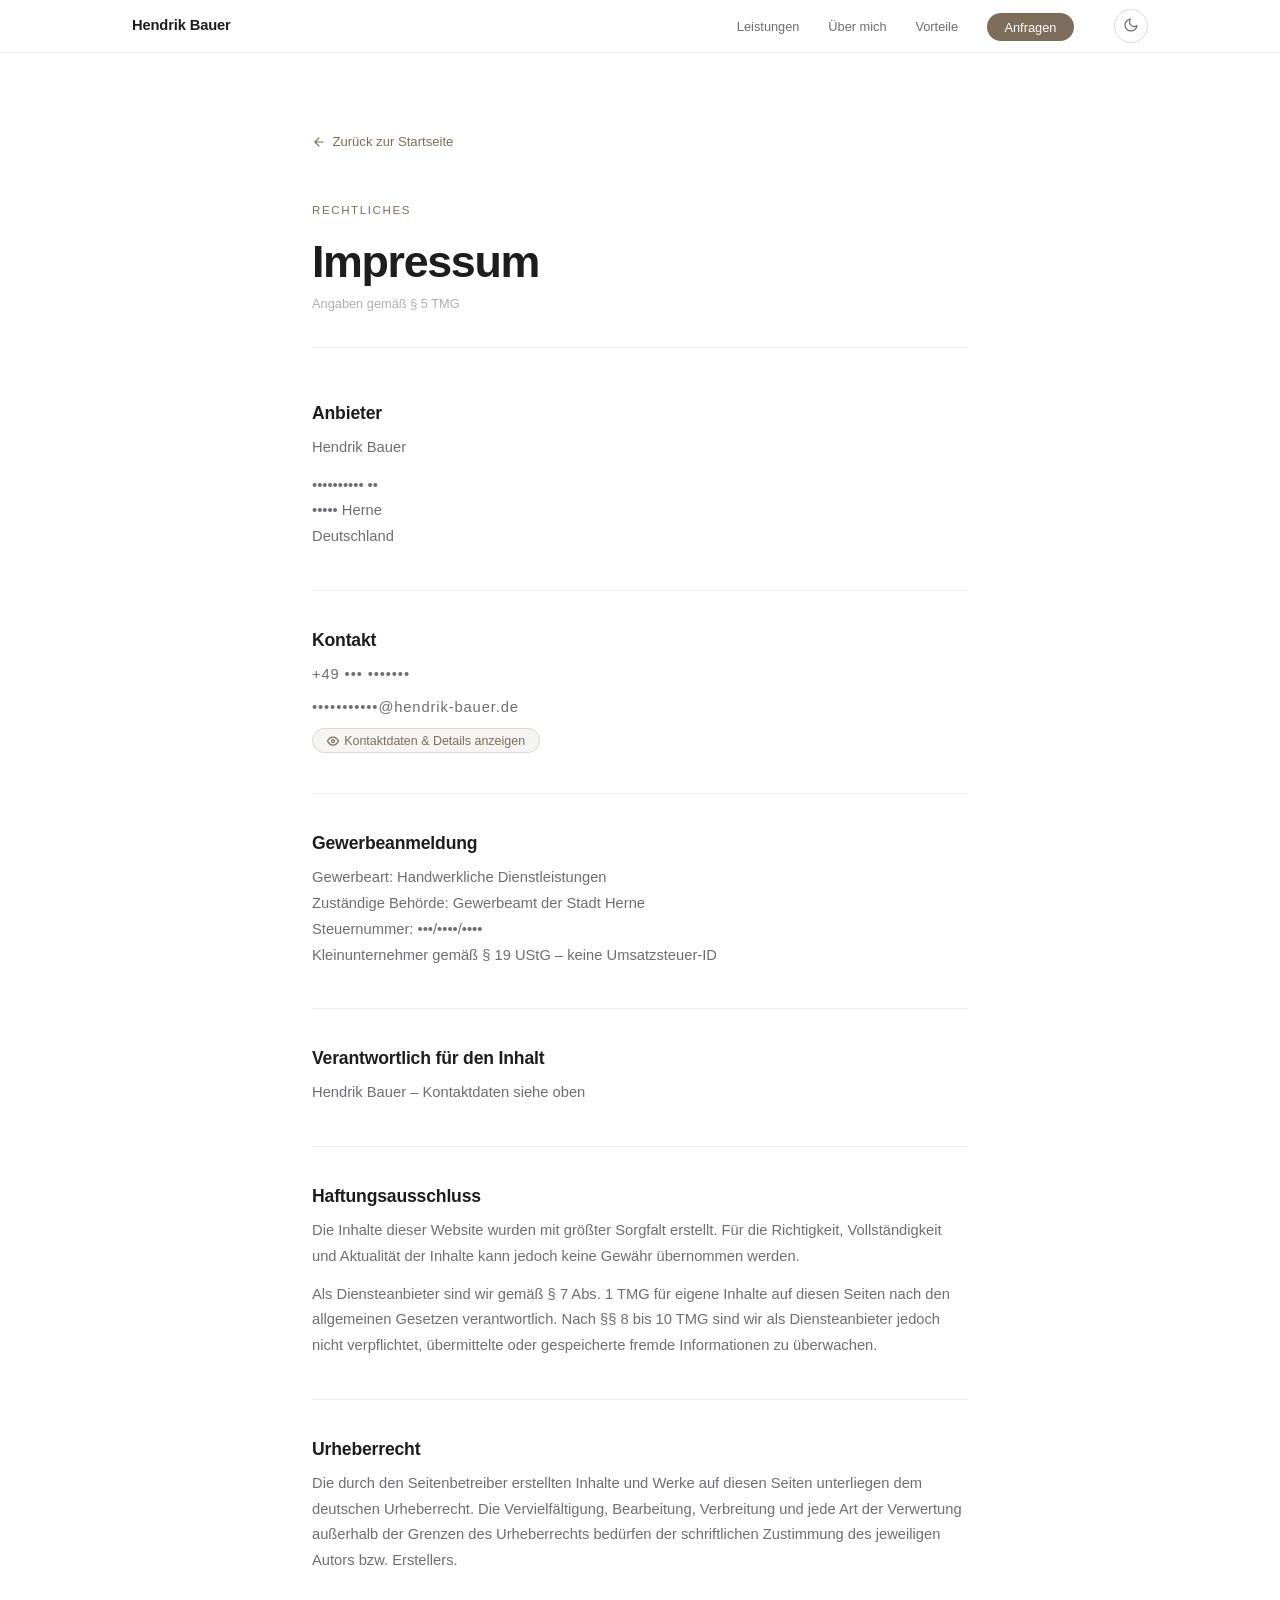
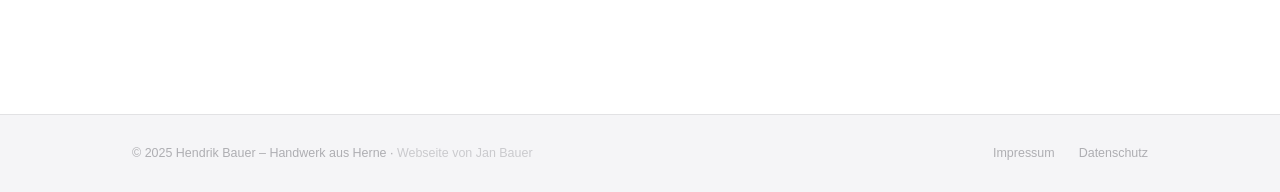
<file: impressum.html>
<!DOCTYPE html>
<html lang="de" data-theme="light">
<head>
  <meta charset="UTF-8">
  <meta name="viewport" content="width=device-width, initial-scale=1.0">
  <title>Impressum – Hendrik Bauer</title>
  <link rel="stylesheet" href="styles.css">
  <script src="https://challenges.cloudflare.com/turnstile/v0/api.js?render=explicit" defer></script>
  <style>
    .legal-page {
      max-width: 720px;
      margin: 0 auto;
      padding: 130px 2rem 100px;
    }
    .legal-eyebrow {
      font-size: 0.72rem;
      font-weight: 500;
      letter-spacing: 0.14em;
      text-transform: uppercase;
      color: var(--accent);
      margin-bottom: 1rem;
    }
    .legal-page h1 {
      font-size: clamp(2rem, 4vw, 2.8rem);
      font-weight: 700;
      letter-spacing: -0.03em;
      line-height: 1.08;
      color: var(--text-primary);
      margin-bottom: 0.5rem;
    }
    .legal-date {
      font-size: 0.8rem;
      color: var(--text-tertiary);
      margin-bottom: 3.5rem;
      padding-bottom: 2rem;
      border-bottom: 1px solid var(--border);
    }
    .legal-section {
      margin-bottom: 2.5rem;
    }
    .legal-section h2 {
      font-size: 1.1rem;
      font-weight: 600;
      letter-spacing: -0.01em;
      color: var(--text-primary);
      margin-bottom: 0.75rem;
    }
    .legal-section p {
      font-size: 0.92rem;
      color: var(--text-secondary);
      line-height: 1.75;
      margin-bottom: 0.75rem;
    }
    .legal-section p:last-child { margin-bottom: 0; }
    .legal-back {
      display: inline-flex;
      align-items: center;
      gap: 0.4rem;
      font-size: 0.82rem;
      color: var(--accent);
      text-decoration: none;
      margin-bottom: 3rem;
      transition: opacity 0.2s;
    }
    .legal-back:hover { opacity: 0.7; }
    .divider {
      height: 1px;
      background: var(--border);
      margin: 2.5rem 0;
    }
    .phone-row {
      display: flex;
      flex-direction: column;
      gap: 0.5rem;
      margin-top: 0.25rem;
    }
    .phone-masked {
      font-size: 0.92rem;
      color: var(--text-secondary);
      letter-spacing: 0.06em;
    }
  </style>
</head>
<body>

  <nav class="nav" id="nav">
    <div class="nav-inner">
      <a href="index.html" class="nav-logo">Hendrik Bauer</a>
      <ul class="nav-links">
        <li><a href="index.html#leistungen">Leistungen</a></li>
        <li><a href="index.html#ueber">Über mich</a></li>
        <li><a href="index.html#vorteile">Vorteile</a></li>
        <li><a href="index.html#kontakt" class="nav-cta">Anfragen</a></li>
      </ul>
      <button class="theme-toggle" id="themeToggle" aria-label="Farbschema wechseln">
        <span class="icon-sun">
          <svg width="16" height="16" viewBox="0 0 24 24" fill="none" stroke="currentColor" stroke-width="1.8" stroke-linecap="round" stroke-linejoin="round">
            <circle cx="12" cy="12" r="5"/><line x1="12" y1="1" x2="12" y2="3"/><line x1="12" y1="21" x2="12" y2="23"/>
            <line x1="4.22" y1="4.22" x2="5.64" y2="5.64"/><line x1="18.36" y1="18.36" x2="19.78" y2="19.78"/>
            <line x1="1" y1="12" x2="3" y2="12"/><line x1="21" y1="12" x2="23" y2="12"/>
            <line x1="4.22" y1="19.78" x2="5.64" y2="18.36"/><line x1="18.36" y1="5.64" x2="19.78" y2="4.22"/>
          </svg>
        </span>
        <span class="icon-moon">
          <svg width="16" height="16" viewBox="0 0 24 24" fill="none" stroke="currentColor" stroke-width="1.8" stroke-linecap="round" stroke-linejoin="round">
            <path d="M21 12.79A9 9 0 1 1 11.21 3 7 7 0 0 0 21 12.79z"/>
          </svg>
        </span>
      </button>
    </div>
  </nav>

  <div class="legal-page">

    <a href="index.html" class="legal-back">
      <svg width="14" height="14" viewBox="0 0 24 24" fill="none" stroke="currentColor" stroke-width="2" stroke-linecap="round" stroke-linejoin="round">
        <path d="M19 12H5M12 5l-7 7 7 7"/>
      </svg>
      Zurück zur Startseite
    </a>

    <p class="legal-eyebrow">Rechtliches</p>
    <h1>Impressum</h1>
    <p class="legal-date">Angaben gemäß § 5 TMG</p>

    <div class="legal-section">
      <h2>Anbieter</h2>
      <p>Hendrik Bauer</p>
      <div class="phone-row" style="margin-top:0.4rem;">
        <span id="impAddressDisplay" style="font-size:0.92rem;color:var(--text-secondary);line-height:1.75;">
          •••••••••• ••<br>
          ••••• Herne<br>
          Deutschland
        </span>
      </div>
    </div>

    <div class="divider"></div>

    <div class="legal-section">
      <h2>Kontakt</h2>
      <div class="phone-row">
        <span id="impPhoneDisplay" style="font-size:0.92rem;color:var(--text-secondary);letter-spacing:0.06em;">+49 ••• •••••••</span>
        <span id="impEmailDisplay" style="font-size:0.92rem;color:var(--text-secondary);letter-spacing:0.06em;">•••••••••••@hendrik-bauer.de</span>
        <button id="impRevealBtn" style="
          display: inline-flex;
          align-items: center;
          gap: 0.35rem;
          font-size: 0.78rem;
          font-weight: 500;
          color: var(--accent);
          background: var(--accent-subtle);
          border: 1px solid var(--accent-border);
          border-radius: 980px;
          padding: 0.3rem 0.85rem;
          cursor: pointer;
          width: fit-content;
          transition: background 0.2s;
        ">
          <svg width="12" height="12" viewBox="0 0 24 24" fill="none" stroke="currentColor" stroke-width="2.5"><path d="M1 12s4-8 11-8 11 8 11 8-4 8-11 8-11-8-11-8z"/><circle cx="12" cy="12" r="3"/></svg>
          Kontaktdaten &amp; Details anzeigen
        </button>
        <div id="impTurnstileWrapper" style="display:none; margin-top:0.5rem;">
          <div id="impTurnstileWidget"></div>
        </div>
      </div>
    </div>

    <div class="divider"></div>

    <div class="legal-section">
      <h2>Gewerbeanmeldung</h2>
      <p>
        Gewerbeart: Handwerkliche Dienstleistungen<br>
        Zuständige Behörde: Gewerbeamt der Stadt Herne<br>
        Steuernummer: <span id="impSteuernummerDisplay" style="color:var(--text-secondary);">•••/••••/••••</span><br>
        Kleinunternehmer gemäß § 19 UStG – keine Umsatzsteuer-ID
      </p>
    </div>

    <div class="divider"></div>

    <div class="legal-section">
      <h2>Verantwortlich für den Inhalt</h2>
      <p>Hendrik Bauer – Kontaktdaten siehe oben</p>
    </div>

    <div class="divider"></div>

    <div class="legal-section">
      <h2>Haftungsausschluss</h2>
      <p>Die Inhalte dieser Website wurden mit größter Sorgfalt erstellt. Für die Richtigkeit, Vollständigkeit und Aktualität der Inhalte kann jedoch keine Gewähr übernommen werden.</p>
      <p>Als Diensteanbieter sind wir gemäß § 7 Abs. 1 TMG für eigene Inhalte auf diesen Seiten nach den allgemeinen Gesetzen verantwortlich. Nach §§ 8 bis 10 TMG sind wir als Diensteanbieter jedoch nicht verpflichtet, übermittelte oder gespeicherte fremde Informationen zu überwachen.</p>
    </div>

    <div class="divider"></div>

    <div class="legal-section">
      <h2>Urheberrecht</h2>
      <p>Die durch den Seitenbetreiber erstellten Inhalte und Werke auf diesen Seiten unterliegen dem deutschen Urheberrecht. Die Vervielfältigung, Bearbeitung, Verbreitung und jede Art der Verwertung außerhalb der Grenzen des Urheberrechts bedürfen der schriftlichen Zustimmung des jeweiligen Autors bzw. Erstellers.</p>
    </div>

  </div>

  <footer class="footer">
    <div class="footer-inner">
      <p>© 2025 Hendrik Bauer – Handwerk aus Herne · <a href="https://jan-bauer.de" target="_blank" rel="noopener" style="color:inherit;text-decoration:none;opacity:0.6;transition:opacity 0.2s;" onmouseover="this.style.opacity='1'" onmouseout="this.style.opacity='0.6'">Webseite von Jan Bauer</a></p>
      <div class="footer-links">
        <a href="impressum.html">Impressum</a>
        <a href="datenschutz.html">Datenschutz</a>
      </div>
    </div>
  </footer>

  <script src="script.js"></script>
  <script>
    /* Turnstile nur für Impressum-Seite */
    const impRevealBtn      = document.getElementById("impRevealBtn");
    const impPhoneDisplay   = document.getElementById("impPhoneDisplay");
    const impTurnstileWrapper = document.getElementById("impTurnstileWrapper");
    const impTurnstileWidget  = document.getElementById("impTurnstileWidget");

    const IMP_WORKER_URL = "https://phone-reveal.jan691425.workers.dev";
    let impWidgetRendered = false;

    impRevealBtn.addEventListener("click", () => {
      impRevealBtn.style.display = "none";
      impTurnstileWrapper.style.display = "block";

      if (!impWidgetRendered) {
        impWidgetRendered = true;
        turnstile.render(impTurnstileWidget, {
          sitekey: "0x4AAAAAAC1TDpWNQbR8roof",
          theme: document.documentElement.getAttribute("data-theme") === "dark" ? "dark" : "light",
          callback: async (token) => {
            impTurnstileWrapper.innerHTML = `<p style="font-size:0.82rem;color:var(--text-secondary);">Wird geprüft…</p>`;
            try {
              const res  = await fetch(IMP_WORKER_URL, {
                method: "POST",
                headers: { "Content-Type": "application/json" },
                body: JSON.stringify({ token }),
              });
              const data = await res.json();
              if (data.success && data.phone) {
                impTurnstileWrapper.style.display = "none";

                // Telefon anzeigen
                const d = data.phone.replace(/\D/g, "");
                const formatted = d.startsWith("49") && d.length === 12
                  ? `+49 ${d.slice(2,5)} ${d.slice(5)}`
                  : data.phone;
                impPhoneDisplay.innerHTML = `<a href="tel:${data.phone}" style="color:var(--accent);font-weight:500;text-decoration:none;">${formatted}</a>`;

                // Adresse anzeigen
                if (data.address) {
                  const addrEl = document.getElementById("impAddressDisplay");
                  if (addrEl) addrEl.innerHTML = data.address.split("|").join("<br>");
                }

                // E-Mail anzeigen
                if (data.email) {
                  const emailEl = document.getElementById("impEmailDisplay");
                  if (emailEl) emailEl.innerHTML = `<a href="mailto:${data.email}" style="color:var(--accent);font-weight:500;text-decoration:none;">${data.email}</a>`;
                }

                // Steuernummer anzeigen
                if (data.steuernummer) {
                  const stNrEl = document.getElementById("impSteuernummerDisplay");
                  if (stNrEl) stNrEl.innerHTML = data.steuernummer;
                }

                // Button ausblenden
                impRevealBtn.style.display = "none";
              } else {
                impTurnstileWrapper.innerHTML = `<p style="font-size:0.82rem;color:var(--text-secondary);">Fehler – bitte Seite neu laden.</p>`;
              }
            } catch {
              impTurnstileWrapper.innerHTML = `<p style="font-size:0.82rem;color:var(--text-secondary);">Fehler – bitte Seite neu laden.</p>`;
            }
          },
          "error-callback": () => {
            impTurnstileWrapper.innerHTML = `<p style="font-size:0.82rem;color:var(--text-secondary);">Fehler – bitte Seite neu laden.</p>`;
          },
        });
      }
    });
  </script>
</body>
</html>
</file>
<file: styles.css>
/* ============================================================
   RESET
   ============================================================ */
*, *::before, *::after {
  box-sizing: border-box;
  margin: 0;
  padding: 0;
}

/* ============================================================
   TOKENS — LIGHT (Pure white, near-black, sand accent)
   ============================================================ */
:root {
  --bg-primary:         #ffffff;
  --bg-secondary:       #f5f5f7;
  --bg-tertiary:        #e8e8ed;
  --bg-card:            #ffffff;

  --text-primary:       #1d1d1f;
  --text-secondary:     #6e6e73;
  --text-tertiary:      #aeaeb2;

  --accent:             #7c6e5a;
  --accent-hover:       #6a5e4c;
  --accent-fg:          #ffffff;
  --accent-subtle:      rgba(124, 110, 90, 0.08);
  --accent-border:      rgba(124, 110, 90, 0.2);

  --border:             rgba(0, 0, 0, 0.08);
  --border-strong:      rgba(0, 0, 0, 0.14);

  --nav-bg:             rgba(255, 255, 255, 0.72);
  --nav-border:         rgba(0, 0, 0, 0.06);

  --shadow-sm:          0 1px 4px rgba(0, 0, 0, 0.06);
  --shadow-md:          0 4px 24px rgba(0, 0, 0, 0.07);
  --shadow-lg:          0 12px 48px rgba(0, 0, 0, 0.11);

  --radius-sm:          10px;
  --radius-md:          16px;
  --radius-lg:          20px;
  --radius-pill:        980px;

  --icon-sun:           none;
  --icon-moon:          block;
}

/* ============================================================
   TOKENS — DARK (Anthracite, off-white, warm camel)
   ============================================================ */
[data-theme="dark"] {
  --bg-primary:         #000000;
  --bg-secondary:       #1c1c1e;
  --bg-tertiary:        #2c2c2e;
  --bg-card:            #1c1c1e;

  --text-primary:       #f5f5f7;
  --text-secondary:     #98989d;
  --text-tertiary:      #636366;

  --accent:             #c4a87a;
  --accent-hover:       #d4b88a;
  --accent-fg:          #000000;
  --accent-subtle:      rgba(196, 168, 122, 0.1);
  --accent-border:      rgba(196, 168, 122, 0.2);

  --border:             rgba(255, 255, 255, 0.07);
  --border-strong:      rgba(255, 255, 255, 0.12);

  --nav-bg:             rgba(0, 0, 0, 0.72);
  --nav-border:         rgba(255, 255, 255, 0.06);

  --shadow-sm:          0 1px 4px rgba(0, 0, 0, 0.3);
  --shadow-md:          0 4px 24px rgba(0, 0, 0, 0.4);
  --shadow-lg:          0 12px 48px rgba(0, 0, 0, 0.55);

  --icon-sun:           block;
  --icon-moon:          none;
}

/* ============================================================
   BASE
   ============================================================ */
html {
  scroll-behavior: smooth;
}

body {
  font-family: -apple-system, BlinkMacSystemFont, "SF Pro Display",
               "SF Pro Text", "Helvetica Neue", Arial, sans-serif;
  background-color: var(--bg-primary);
  color: var(--text-primary);
  line-height: 1.7;
  font-size: 16px;
  -webkit-font-smoothing: antialiased;
  -moz-osx-font-smoothing: grayscale;
  transition: background-color 0.3s ease, color 0.3s ease;
}

/* ============================================================
   NAVIGATION
   ============================================================ */
.nav {
  position: fixed;
  top: 0; left: 0; right: 0;
  z-index: 200;
  background: var(--nav-bg);
  backdrop-filter: saturate(180%) blur(20px);
  -webkit-backdrop-filter: saturate(180%) blur(20px);
  border-bottom: 1px solid var(--nav-border);
  transition: background 0.3s, border-color 0.3s;
}

.nav-inner {
  max-width: 1080px;
  margin: 0 auto;
  padding: 0 2rem;
  height: 52px;
  display: flex;
  align-items: center;
  gap: 2rem;
}

.nav-logo {
  font-size: 0.92rem;
  font-weight: 600;
  letter-spacing: -0.01em;
  color: var(--text-primary);
  text-decoration: none;
  white-space: nowrap;
  transition: opacity 0.2s;
}
.nav-logo:hover { opacity: 0.6; }

.nav-links {
  list-style: none;
  display: flex;
  align-items: center;
  gap: 1.8rem;
  margin-left: auto;
}

.nav-links a {
  font-size: 0.8rem;
  color: var(--text-secondary);
  text-decoration: none;
  transition: color 0.2s;
}
.nav-links a:hover { color: var(--text-primary); }

.nav-cta {
  background: var(--accent) !important;
  color: var(--accent-fg) !important;
  padding: 0.42rem 1.1rem !important;
  border-radius: var(--radius-pill) !important;
  font-size: 0.8rem !important;
  font-weight: 500 !important;
  transition: background 0.2s !important;
}
.nav-cta:hover { background: var(--accent-hover) !important; }

.theme-toggle {
  width: 34px;
  height: 34px;
  border-radius: 50%;
  border: 1px solid var(--border-strong);
  background: transparent;
  color: var(--text-secondary);
  cursor: pointer;
  display: flex;
  align-items: center;
  justify-content: center;
  margin-left: 0.5rem;
  flex-shrink: 0;
  transition: background 0.2s, color 0.2s, transform 0.15s;
}
.theme-toggle:hover {
  background: var(--bg-secondary);
  color: var(--text-primary);
  transform: scale(1.07);
}

.icon-sun  { display: var(--icon-sun);  }
.icon-moon { display: var(--icon-moon); }

/* ============================================================
   HERO
   ============================================================ */
.hero {
  min-height: 100vh;
  display: flex;
  flex-direction: column;
  align-items: center;
  justify-content: center;
  text-align: center;
  padding: 130px 2rem 100px;
}

.hero-eyebrow {
  font-size: 0.72rem;
  font-weight: 500;
  letter-spacing: 0.14em;
  text-transform: uppercase;
  color: var(--accent);
  margin-bottom: 2rem;
  opacity: 0;
  animation: fadeUp 0.6s 0.1s ease forwards;
}

.hero-headline {
  font-size: clamp(3rem, 7vw, 5.5rem);
  font-weight: 700;
  letter-spacing: -0.04em;
  line-height: 1.04;
  color: var(--text-primary);
  margin-bottom: 1.5rem;
  max-width: 820px;
  opacity: 0;
  animation: fadeUp 0.7s 0.2s ease forwards;
}

.hero-headline .accent {
  color: var(--accent);
}

.hero-sub {
  font-size: clamp(1rem, 2vw, 1.15rem);
  font-weight: 400;
  color: var(--text-secondary);
  line-height: 1.65;
  max-width: 520px;
  margin-bottom: 3rem;
  opacity: 0;
  animation: fadeUp 0.7s 0.3s ease forwards;
}

.hero-actions {
  display: flex;
  gap: 0.75rem;
  flex-wrap: wrap;
  justify-content: center;
  margin-bottom: 5rem;
  opacity: 0;
  animation: fadeUp 0.7s 0.4s ease forwards;
}

.hero-stats {
  display: flex;
  align-items: center;
  gap: 3rem;
  flex-wrap: wrap;
  justify-content: center;
  padding: 2rem 3.5rem;
  background: var(--bg-secondary);
  border: 1px solid var(--border);
  border-radius: var(--radius-lg);
  opacity: 0;
  animation: fadeUp 0.7s 0.5s ease forwards;
  transition: background 0.3s, border-color 0.3s;
}

.stat {
  display: flex;
  flex-direction: column;
  align-items: center;
  gap: 0.25rem;
}

.stat strong {
  font-size: 2rem;
  font-weight: 700;
  letter-spacing: -0.03em;
  color: var(--text-primary);
  line-height: 1;
}

.stat span {
  font-size: 0.72rem;
  color: var(--text-tertiary);
  letter-spacing: 0.02em;
  white-space: nowrap;
}

.stat-divider {
  width: 1px;
  height: 36px;
  background: var(--border-strong);
}

/* ============================================================
   BUTTONS
   ============================================================ */
.btn {
  display: inline-flex;
  align-items: center;
  gap: 0.45rem;
  padding: 0.75rem 1.6rem;
  border-radius: var(--radius-pill);
  font-size: 0.88rem;
  font-weight: 500;
  text-decoration: none;
  cursor: pointer;
  border: none;
  transition: background 0.2s, color 0.2s, transform 0.15s, box-shadow 0.2s;
  white-space: nowrap;
}
.btn:hover { transform: scale(1.02); }

.btn-primary {
  background: var(--accent);
  color: var(--accent-fg);
  box-shadow: 0 2px 12px rgba(124, 110, 90, 0.25);
}
.btn-primary:hover {
  background: var(--accent-hover);
  box-shadow: 0 4px 24px rgba(124, 110, 90, 0.35);
}

.btn-ghost {
  background: var(--bg-secondary);
  color: var(--text-primary);
  border: 1px solid var(--border-strong);
}
.btn-ghost:hover { background: var(--bg-tertiary); }

.btn-full {
  width: 100%;
  justify-content: center;
}

/* ============================================================
   LAYOUT
   ============================================================ */
.section { padding: 110px 2rem; }

.section-alt {
  background: var(--bg-secondary);
  transition: background 0.3s;
}

.container {
  max-width: 1080px;
  margin: 0 auto;
}

.section-header {
  text-align: center;
  max-width: 580px;
  margin: 0 auto 5rem;
}

.section-eyebrow {
  font-size: 0.72rem;
  font-weight: 500;
  letter-spacing: 0.14em;
  text-transform: uppercase;
  color: var(--accent);
  margin-bottom: 1rem;
}

h2 {
  font-size: clamp(2rem, 4vw, 2.8rem);
  font-weight: 700;
  letter-spacing: -0.03em;
  line-height: 1.08;
  color: var(--text-primary);
  margin-bottom: 1rem;
}

.section-sub {
  font-size: 1rem;
  color: var(--text-secondary);
  line-height: 1.65;
}

/* ============================================================
   LEISTUNGEN — Cards
   ============================================================ */
.cards-grid {
  display: grid;
  grid-template-columns: repeat(auto-fit, minmax(290px, 1fr));
  gap: 1px;
  background: var(--border);
  border: 1px solid var(--border);
  border-radius: var(--radius-lg);
  overflow: hidden;
}

.card {
  background: var(--bg-card);
  padding: 2.5rem 2rem;
  display: flex;
  flex-direction: column;
  gap: 0;
  transition: background 0.2s;
}
.card:hover { background: var(--bg-secondary); }

.card-icon {
  width: 44px;
  height: 44px;
  border-radius: var(--radius-sm);
  background: var(--accent-subtle);
  color: var(--accent);
  display: flex;
  align-items: center;
  justify-content: center;
  margin-bottom: 1.5rem;
  flex-shrink: 0;
  transition: background 0.3s;
}

.card h3 {
  font-size: 1.1rem;
  font-weight: 600;
  letter-spacing: -0.015em;
  color: var(--text-primary);
  margin-bottom: 0.6rem;
}

.card p {
  font-size: 0.88rem;
  color: var(--text-secondary);
  line-height: 1.65;
  flex: 1;
  margin-bottom: 1.5rem;
}

.tags {
  display: flex;
  flex-wrap: wrap;
  gap: 0.35rem;
}

.tag {
  font-size: 0.7rem;
  font-weight: 500;
  padding: 0.22rem 0.6rem;
  border-radius: var(--radius-pill);
  background: var(--accent-subtle);
  color: var(--accent);
  border: 1px solid var(--accent-border);
  letter-spacing: 0.01em;
  transition: background 0.2s;
}

/* ============================================================
   ÜBER MICH — Split
   ============================================================ */
.split {
  display: grid;
  grid-template-columns: 1fr 1fr;
  gap: 5rem;
  align-items: center;
}

.quote-card {
  background: var(--bg-secondary);
  border: 1px solid var(--border);
  border-radius: var(--radius-lg);
  padding: 2.5rem;
  margin-bottom: 1.25rem;
  transition: background 0.3s, border-color 0.3s;
  position: relative;
}

/* Thin left accent line */
.quote-card::before {
  content: '';
  position: absolute;
  left: 0; top: 2rem; bottom: 2rem;
  width: 2px;
  background: var(--accent);
  border-radius: 0 2px 2px 0;
  opacity: 0.6;
}

.quote-text {
  font-size: 1.1rem;
  font-style: italic;
  font-weight: 400;
  color: var(--text-primary);
  line-height: 1.65;
  margin-bottom: 1.25rem;
  padding-left: 1rem;
}

.quote-author {
  font-size: 0.78rem;
  color: var(--text-tertiary);
  letter-spacing: 0.02em;
  padding-left: 1rem;
}

.mini-stats {
  display: grid;
  grid-template-columns: repeat(3, 1fr);
  gap: 1px;
  background: var(--border);
  border: 1px solid var(--border);
  border-radius: var(--radius-md);
  overflow: hidden;
}

.mini-stat {
  background: var(--bg-secondary);
  padding: 1.25rem 1rem;
  text-align: center;
  transition: background 0.2s;
}
.mini-stat:hover { background: var(--bg-tertiary); }

.mini-stat strong {
  display: block;
  font-size: 1.3rem;
  font-weight: 700;
  letter-spacing: -0.02em;
  color: var(--accent);
  line-height: 1;
  margin-bottom: 0.3rem;
}

.mini-stat span {
  font-size: 0.68rem;
  color: var(--text-tertiary);
  text-transform: uppercase;
  letter-spacing: 0.08em;
  font-weight: 500;
}

.feature-list {
  list-style: none;
  display: flex;
  flex-direction: column;
  gap: 0.85rem;
  margin-top: 2rem;
}

.feature-list li {
  display: flex;
  align-items: flex-start;
  gap: 0.75rem;
  font-size: 0.92rem;
  color: var(--text-secondary);
  line-height: 1.5;
}

.check-icon {
  width: 18px;
  height: 18px;
  border-radius: 50%;
  background: var(--accent-subtle);
  color: var(--accent);
  display: flex;
  align-items: center;
  justify-content: center;
  flex-shrink: 0;
  margin-top: 0.15rem;
  transition: background 0.3s;
}

/* ============================================================
   VORTEILE — Benefits
   ============================================================ */
.benefits-grid {
  display: grid;
  grid-template-columns: repeat(3, 1fr);
  gap: 1px;
  background: var(--border);
  border: 1px solid var(--border);
  border-radius: var(--radius-lg);
  overflow: hidden;
}

@media (max-width: 700px) {
  .benefits-grid {
    grid-template-columns: 1fr;
  }
}

@media (min-width: 701px) and (max-width: 900px) {
  .benefits-grid {
    grid-template-columns: repeat(2, 1fr);
  }
}

.benefit {
  background: var(--bg-card);
  padding: 2rem 1.75rem;
  transition: background 0.2s;
}
.benefit:hover { background: var(--bg-secondary); }

.benefit-num {
  display: block;
  font-size: 0.68rem;
  font-weight: 600;
  letter-spacing: 0.12em;
  color: var(--accent);
  margin-bottom: 0.8rem;
  text-transform: uppercase;
}

.benefit h3 {
  font-size: 0.97rem;
  font-weight: 600;
  color: var(--text-primary);
  margin-bottom: 0.5rem;
  letter-spacing: -0.01em;
}

.benefit p {
  font-size: 0.85rem;
  color: var(--text-secondary);
  line-height: 1.6;
}

/* ============================================================
   KONTAKT
   ============================================================ */
.contact-grid {
  display: grid;
  grid-template-columns: 1fr 1fr;
  gap: 5rem;
  align-items: start;
}

.contact-info {
  display: flex;
  flex-direction: column;
  gap: 1.75rem;
}

.contact-item {
  display: flex;
  align-items: flex-start;
  gap: 1rem;
}

.contact-icon {
  width: 42px;
  height: 42px;
  border-radius: var(--radius-sm);
  background: var(--accent-subtle);
  color: var(--accent);
  display: flex;
  align-items: center;
  justify-content: center;
  flex-shrink: 0;
  transition: background 0.3s;
}

.contact-item strong {
  display: block;
  font-size: 0.7rem;
  text-transform: uppercase;
  letter-spacing: 0.1em;
  color: var(--text-tertiary);
  font-weight: 500;
  margin-bottom: 0.25rem;
}

.contact-item span,
.contact-item a {
  font-size: 0.95rem;
  color: var(--text-primary);
}

.contact-link {
  color: var(--accent) !important;
  text-decoration: none;
  font-weight: 500;
  font-size: 1.05rem !important;
  transition: opacity 0.2s;
}
.contact-link:hover { opacity: 0.7; }

.offer-card {
  background: var(--bg-secondary);
  border: 1px solid var(--border);
  border-radius: var(--radius-lg);
  padding: 2.5rem;
  transition: background 0.3s, border-color 0.3s;
}

.offer-card h3 {
  font-size: 1.35rem;
  font-weight: 700;
  letter-spacing: -0.02em;
  color: var(--text-primary);
  margin-bottom: 0.4rem;
}

.offer-card > p {
  font-size: 0.88rem;
  color: var(--text-secondary);
  margin-bottom: 2rem;
  line-height: 1.5;
}

.offer-list {
  list-style: none;
  display: flex;
  flex-direction: column;
  gap: 1rem;
  margin-bottom: 2rem;
}

.offer-list li {
  display: flex;
  align-items: flex-start;
  gap: 0.75rem;
  font-size: 0.87rem;
  color: var(--text-secondary);
  line-height: 1.5;
}

.offer-list strong {
  color: var(--text-primary);
  font-weight: 500;
}

.offer-meta {
  font-size: 0.73rem;
  color: var(--text-tertiary);
  margin-top: 1rem;
  text-align: center;
  letter-spacing: 0.01em;
}

/* ============================================================
   FOOTER
   ============================================================ */
.footer {
  border-top: 1px solid var(--border);
  background: var(--bg-secondary);
  transition: background 0.3s, border-color 0.3s;
}

.footer-inner {
  max-width: 1080px;
  margin: 0 auto;
  padding: 1.75rem 2rem;
  display: flex;
  align-items: center;
  justify-content: space-between;
  flex-wrap: wrap;
  gap: 1rem;
}

.footer p {
  font-size: 0.78rem;
  color: var(--text-tertiary);
}

.footer-links { display: flex; gap: 1.5rem; }

.footer-links a {
  font-size: 0.78rem;
  color: var(--text-tertiary);
  text-decoration: none;
  transition: color 0.2s;
}
.footer-links a:hover { color: var(--text-primary); }

/* ============================================================
   ANIMATIONS
   ============================================================ */
@keyframes fadeUp {
  from { opacity: 0; transform: translateY(18px); }
  to   { opacity: 1; transform: translateY(0); }
}

/* ============================================================
   RESPONSIVE
   ============================================================ */
@media (max-width: 900px) {
  .nav-links { display: none; }
  .split { grid-template-columns: 1fr; gap: 3rem; }
  .contact-grid { grid-template-columns: 1fr; gap: 3rem; }
  .hero { padding: 110px 1.5rem 80px; }
  .section { padding: 80px 1.5rem; }
  .stat-divider { display: none; }
  .hero-stats { gap: 1.5rem; padding: 1.5rem 2rem; }
}

@media (max-width: 600px) {
  .hero-headline { font-size: 2.8rem; }
  .hero-actions { flex-direction: column; align-items: stretch; }
  .btn { justify-content: center; }
  .break-md { display: none; }
}
</file>
